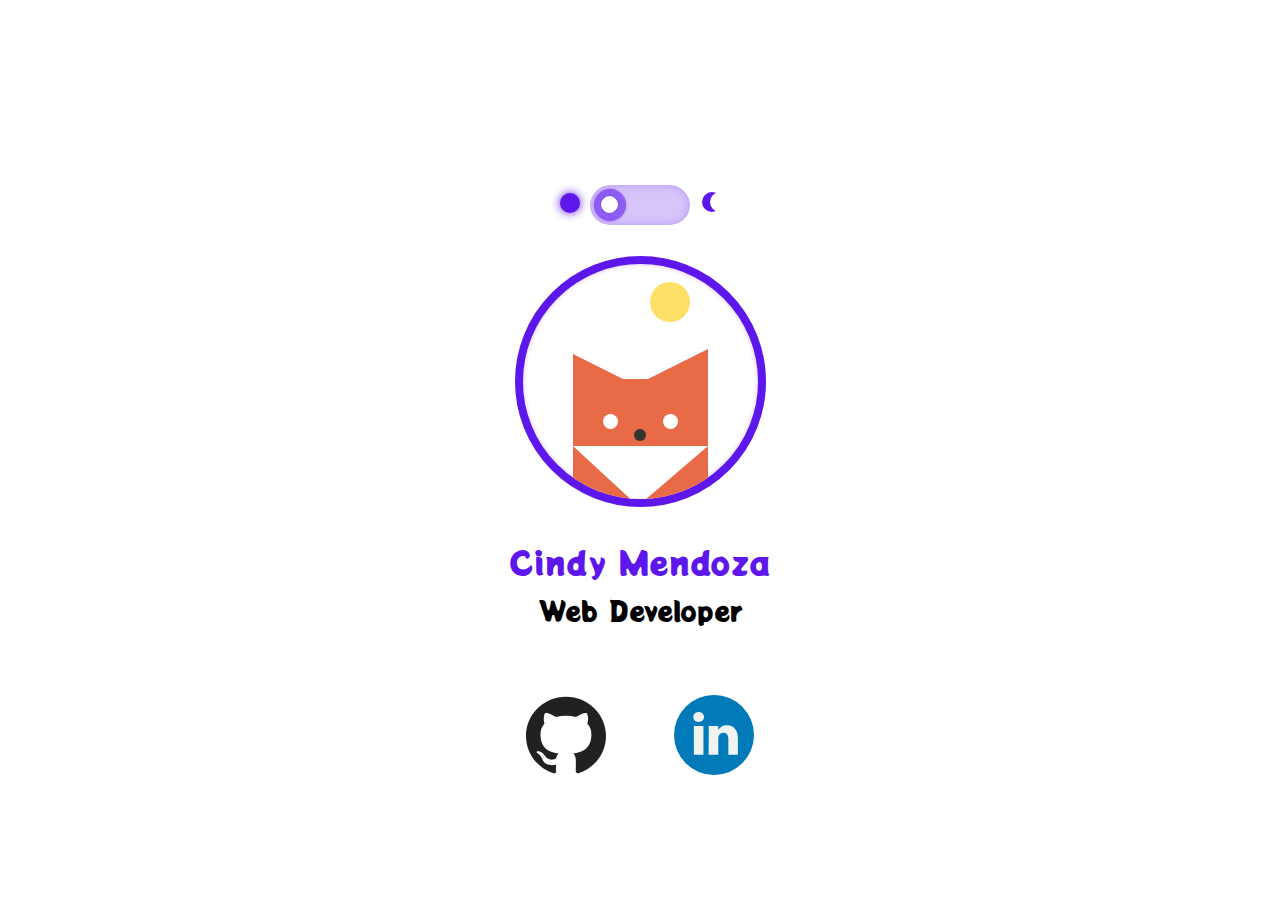
<file: index.html>
<!DOCTYPE html>
<html lang="en">

<head>
    <meta charset="UTF-8">
    <meta name="viewport" content="width=device-width, initial-scale=1.0">
    <title>Cindy Mendoza</title>
    <link rel="shortcut icon" href="img\logo_cindy_mendoza.png">
    <link rel="preconnect" href="https://fonts.gstatic.com">
    <link href="https://fonts.googleapis.com/css2?family=Potta+One&display=swap" rel="stylesheet">
    <style>
        body,
        html {
            height: 100%;
        }

        p {
            font-family: 'Potta One', cursive;
            font-size: 2rem;
            text-align: center;
            color: #5E17EB;
        }

        small {
            color: #000000;
        }

        @keyframes heartbeat {
            50% {
                transform: scale(1.1);
            }
        }

        @keyframes bounce-5 {
            0% {
                transform: scale(1, 1) translateY(0);
            }

            10% {
                transform: scale(1.1, .9) translateY(0);

            }

            30% {
                transform: scale(.9, 1.1) translateY(-100px);

            }

            50% {
                transform: scale(1, 1) translateY(0);

            }

            57% {
                transform: scale(1, 1) translateY(-7px);

            }

            64% {
                transform: scale(1, 1) translateY(0);

            }

            100% {
                transform: scale(1, 1) translateY(0);

            }
        }

        @keyframes jittery {

            5%,
            50% {
                transform: scale(1);
            }

            10% {
                transform: scale(0.9);
            }

            15% {
                transform: scale(1.15);
            }

            20% {
                transform: scale(1.15) rotate(-5deg);
            }

            25% {
                transform: scale(1.15) rotate(5deg);
            }

            30% {
                transform: scale(1.15) rotate(-3deg);
            }

            35% {
                transform: scale(1.15) rotate(2deg);
            }

            40% {
                transform: scale(1.15) rotate(0);
            }
        }

        body {
            background: #ffffff;
            overflow: hidden;
        }


        a {
            display: inline-block;
            width: 80px;
            height: 80px;
            background-repeat: no-repeat;
            background-size: contain;
            animation: jittery 3s infinite;
            cursor: pointer;
            position: relative;
            transition: 0.2s ease-in-out;

            margin: 2rem;
            /* animation: showAnchors 10s; */
            /* opacity: 0; */
        }

        .links {
            animation-name: bounce-5;
            animation-timing-function: ease;
            animation-duration: 2s;
            animation-iteration-count: inherit;
            transition: all 2s;
        }

        a:hover {
            animation: heartbeat 0.2s infinite;
        }

        a:nth-of-type(1) {

            background-image: url([data-uri])
        }

        a:nth-of-type(2) {

            background-image: url([data-uri])
        }


        .the-container {
            /* width: 100%; */
            display: flex;
            flex-direction: column;
            height: 100%;
            justify-content: center;
            align-items: center;
            position: relative;
        }

        .c-window {
            display: block;
            position: relative;
            width: 235px;
            height: 235px;
            margin: 0 auto;
            border-radius: 100%;
            border: 8px solid rgba(94, 23, 235, 1);
            background: #ffffff;
            box-shadow: 0px 0px 5px rgba(94, 23, 235, 0.25) inset;
            overflow: hidden;
            transition: all 0.5s linear;
            -webkit-transition: all 0.5s linear;
        }

        .c-window .the-sun {
            display: block;
            position: relative;
            top: 18px;
            height: 40px;
            width: 40px;
            background: #ffe067;
            border-radius: 100%;
            margin: 0 auto;
            left: 30px;
        }

        .c-window .the-moon {
            position: relative;
            height: 24px;
            width: 24px;
            background: #eee;
            border-radius: 100%;
            display: none;
        }

        .c-window .the-fox {
            display: block;
            position: absolute;
            bottom: -20px;
            height: 140px;
            width: 135px;
            margin: 0 50px;
            background: #e86a47;
            transition: bottom 1s;
            -webkit-transition: bottom 0.15s ease-in-out;
        }

        .c-window .the-fox:before {
            width: 0;
            height: 0;
            border-left: 0px solid transparent;
            border-right: 60px solid transparent;
            border-bottom: 30px solid #e86a47;
            top: -25px;
            left: 0;
            position: absolute;
            content: "";
        }

        .c-window .the-fox:after {
            width: 0;
            height: 0;
            border-right: 0px solid transparent;
            border-left: 60px solid transparent;
            border-bottom: 30px solid #e86a47;
            top: -30px;
            right: 0;
            position: absolute;
            content: "";
        }

        .c-window .the-fox:hover {
            bottom: -30px;
        }

        .c-window .the-fox .eyes {
            display: block;
            position: absolute;
            background: #ffffff;
            height: 15px;
            width: 15px;
            border-radius: 100%;
            bottom: 90px;
            -webkit-transition: all 0.15s linear;
        }

        .c-window .the-fox:hover .eyes {
            height: 2px;
            bottom: 97px;
        }

        .c-window .the-fox .eyes.left {
            left: 30px;
        }

        .c-window .the-fox .eyes.right {
            right: 30px;
        }

        .c-window .the-fox .nose {
            display: block;
            position: relative;
            background: #333;
            height: 12px;
            width: 12px;
            border-radius: 100%;
            margin: 0 auto;
            top: 50px;
        }

        .c-window .the-fox .white-part {
            display: block;
            position: relative;
            width: 0px;
            height: 0px;
            top: 55px;
            border-style: solid;
            border-width: 60px 70px 0 65px;
            border-color: #ffffff transparent transparent transparent;
        }

        input[type="checkbox"] {
            position: absolute;
            visibility: hidden;
        }

        input#toggle[type="checkbox"] {
            display: none;
        }

        label {
            position: relative;
            height: 40px;
            width: 120px;
            display: block;
            top: 80px;
            /* top: 0px;
            bottom: 0;
            right: 0;
            left: 0; */
            z-index: 9999;
            cursor: pointer;
            margin: 0 auto;
        }

        .switch {
            display: block;
            position: relative;
            border-bottom: 1px solid #fff;
            border-radius: 25px;
            background: rgba(94, 23, 235, 0.25);
            box-shadow: inset 0 0 10px rgba(94, 23, 235, 0.25);
            -webkit-box-shadow: inset 0 0 10px rgba(94, 23, 235, 0.25);
            height: 40px;
            width: 100px;
            margin: 0px auto 30px auto;
        }

        .switch .button {
            display: block;
            position: absolute;
            /* border-top: 1px solid #fff; */
            /* border-bottom: 1px solid #aaa; */
            border-radius: 100%;
            background: rgba(94, 23, 235, 0.6);
            height: 32px;
            width: 32px;
            top: 4px;
            left: 4px;
            box-shadow: 0 0 2px rgba(94, 23, 235, 0.6);
        }

        .switch .button .b-inside {
            display: block;
            position: absolute;
            border: 1px solid #ffffff;
            border-radius: 100%;
            background: #ffffff;
            height: 15px;
            width: 15px;
            top: 7px;
            left: 7px;
            box-shadow: 0 0 2px rgba(94, 23, 235, 0.6);
        }

        .day-night-cont {
            display: block;
            position: relative;
            width: 180px;
            margin: 0 auto;
            height: 40px;
            top: 30px;
        }

        .day-night-cont .the-sun {
            display: block;
            position: absolute;
            left: 10px;
            top: 18px;
            height: 20px;
            width: 20px;
            border-radius: 100%;
            background: #5E17EB;
            box-shadow: 0px 0px 10px #5E17EB;
        }

        .day-night-cont .the-moon {
            display: block;
            position: absolute;
            right: 8px;
            top: 17px;
            height: 20px;
            width: 20px;
            border-radius: 100%;
            background: #5E17EB;
            box-shadow: 0px 0px 50px #fff;
        }

        .day-night-cont .the-moon .moon-inside {
            display: block;
            position: absolute;
            left: 8px;
            height: 20px;
            width: 20px;
            border-radius: 100%;
            background: #ffffff;
        }

        /* TOGGLE */

        .switch .button {
            transition: left 0.25s ease-in-out;
            -webkit-transition: left 0.25s ease-in-out;
        }

        input[type="checkbox"]:checked~.switch .button {
            position: absolute;
            left: 64px;
        }

        /* NIGHT ANIMATION */

        input[type="checkbox"]:checked~.c-window {
            background: #222222;
        }

        input[type="checkbox"]:checked~.c-window .the-sun {
            display: none;
        }

        input[type="checkbox"]:checked~.c-window .the-moon {
            display: block;
            position: absolute;
            margin: 0 auto;
            top: 40px;
            left: 60px;
        }

        input[type="checkbox"]:checked~.c-window .the-fox {
            background: #c74628;
        }

        input[type="checkbox"]:checked~.c-window .the-fox:before {
            width: 0;
            height: 0;
            border-left: 0px solid transparent;
            border-right: 60px solid transparent;
            border-bottom: 30px solid #c74628;
            top: -30px;
            left: 0;
            position: absolute;
            content: "";
        }

        input[type="checkbox"]:checked~.c-window .the-fox:after {
            width: 0;
            height: 0;
            border-right: 0px solid transparent;
            border-left: 60px solid transparent;
            border-bottom: 30px solid #c74628;
            top: -30px;
            right: 0;
            position: absolute;
            content: "";
        }

        input[type="checkbox"]:checked~.c-window .the-fox .eyes {
            height: 2px;
            bottom: 90px;
        }

        input[type="checkbox"]:checked~.c-window .the-fox:hover .eyes {
            height: 15px;
            bottom: 85px;
        }

        input[type="checkbox"]:checked~.c-information p {
            color: #000000;
        }

        input[type="checkbox"]:checked~.c-information small {
            color: #5E17EB;
        }
    </style>
</head>


<body>
    <div class="the-container">

        <input type="checkbox" id="toggle" />
        <label for="toggle"></label>

        <div class="day-night-cont">
            <span class="the-sun"></span>
            <div class="the-moon"><span class="moon-inside"></span></div>
        </div>

        <div class="switch">
            <div class="button">
                <div class="b-inside"></div>
            </div>
        </div>

        <div class="c-window">

            <span class="the-sun"></span>
            <span class="the-moon"></span>

            <div class="the-fox">
                <div class="fox-face">
                    <section class="eyes left"></section>
                    <section class="eyes right"></section>
                    <span class="nose"></span>
                    <div class="white-part"><span class="mouth"></span></div>
                </div>
            </div>

        </div>
        <div class="c-information">
            <p>Cindy Mendoza <br> <small>Web Developer</small></p>
            <div class="links">
                <a href="https://github.com/CindyMendoza" target="_blank" rel="noopener noreferrer"></a>
                <a href="https://www.linkedin.com/in/mendozacindy/" target="_blank" rel="noopener noreferrer"></a>
            </div>
        </div>
    </div>
    <script>


    </script>
</body>

</html>
</file>
